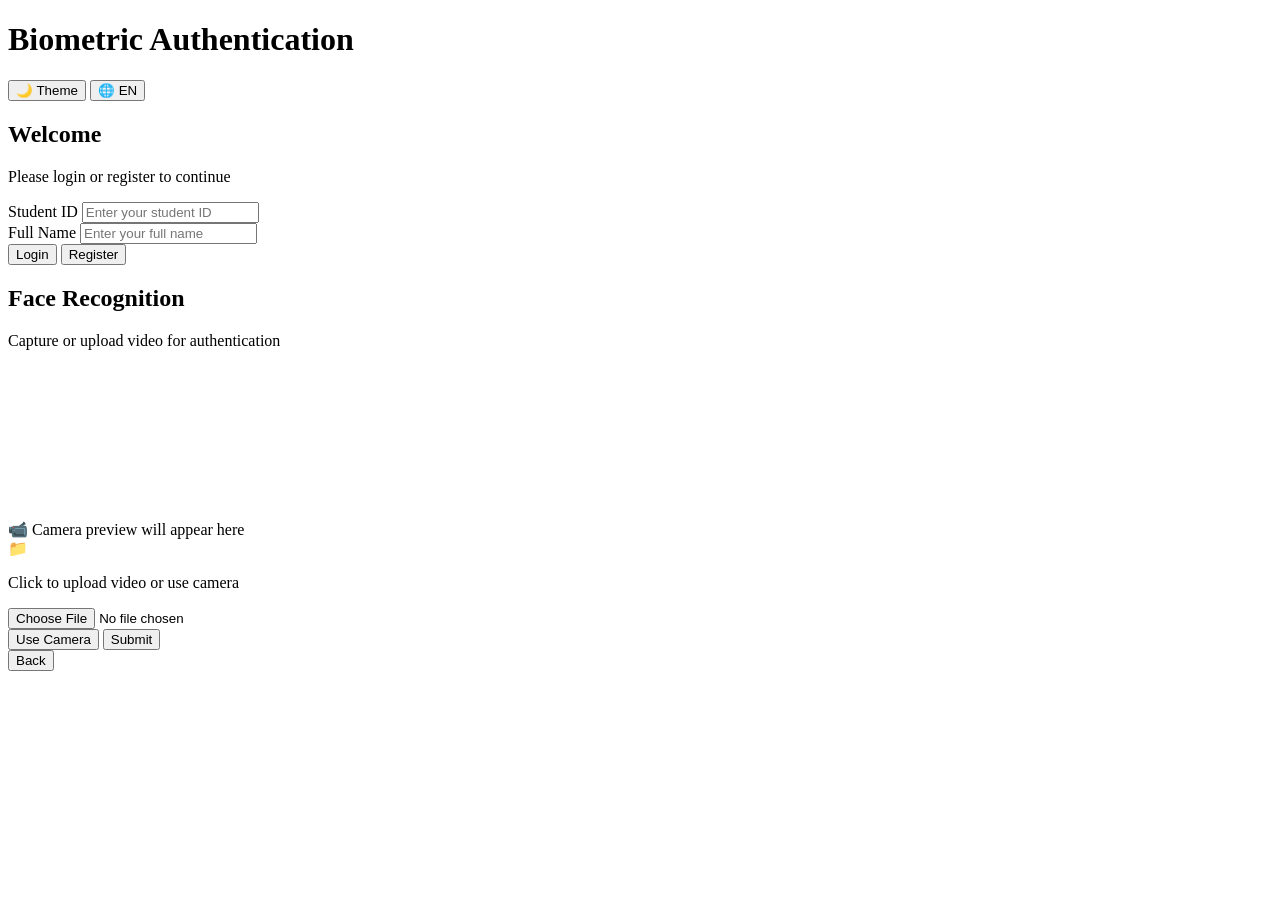
<file: app/index.html>
<!DOCTYPE html>
<html lang="en" dir="ltr">
<head>
    <meta charset="UTF-8">
    <meta name="viewport" content="width=device-width, initial-scale=1.0">
    <title>Biometric Authentication System</title>
</head>
<body>
    <!-- Header with controls -->
    <header class="header">
        <h1 class="header-title" data-i18n="app-title">Biometric Authentication</h1>
        <div class="header-controls">
            <button class="icon-btn" id="theme-toggle">
                <span id="theme-icon">🌙</span>
                <span data-i18n="theme">Theme</span>
            </button>
            <button class="icon-btn" id="lang-toggle">
                <span id="lang-icon">🌐</span>
                <span id="lang-text">EN</span>
            </button>
        </div>
    </header>

    <div class="container">
        <!-- Login/Register Page -->
        <div id="auth-page" class="card">
            <h2 class="card-title" data-i18n="auth-title">Welcome</h2>
            <p class="card-subtitle" data-i18n="auth-subtitle">Please login or register to continue</p>

            <div class="form-group">
                <label class="form-label" data-i18n="student-id">Student ID</label>
                <input type="text" class="form-input" id="student-id" placeholder="Enter your student ID">
            </div>

            <div class="form-group">
                <label class="form-label" data-i18n="full-name">Full Name</label>
                <input type="text" class="form-input" id="full-name" placeholder="Enter your full name">
            </div>

            <div class="btn-group">
                <button class="btn btn-secondary" id="login-btn" data-i18n="login">Login</button>
                <button class="btn btn-primary" id="register-btn" data-i18n="register">Register</button>
            </div>
        </div>

        <!-- Face Recognition Page -->
        <div id="face-page" class="card hidden">
            <h2 class="card-title" data-i18n="face-title">Face Recognition</h2>
            <p class="card-subtitle" data-i18n="face-subtitle">Capture or upload video for authentication</p>

            <div class="video-container">
                <video id="video-preview" class="video-preview" autoplay playsinline muted></video>
                <div id="video-placeholder" class="video-placeholder" data-i18n="video-placeholder">
                    📹 Camera preview will appear here
                </div>
            </div>

            <div class="file-upload" id="file-upload-area">
                <div class="file-upload-icon">📁</div>
                <p data-i18n="upload-text">Click to upload video or use camera</p>
                <input type="file" class="file-input" id="video-file" accept="video/*">
            </div>

            <div class="btn-group">
                <button class="btn btn-secondary" id="camera-btn" data-i18n="use-camera">Use Camera</button>
                <button class="btn btn-primary" id="submit-btn" data-i18n="submit">Submit</button>
            </div>

            <button class="btn btn-secondary mt-1" id="back-btn" data-i18n="back">Back</button>

            <div class="spinner" id="loading-spinner"></div>
            <div class="status-message" id="status-message"></div>
        </div>
    </div>
</body>
</html>
</file>
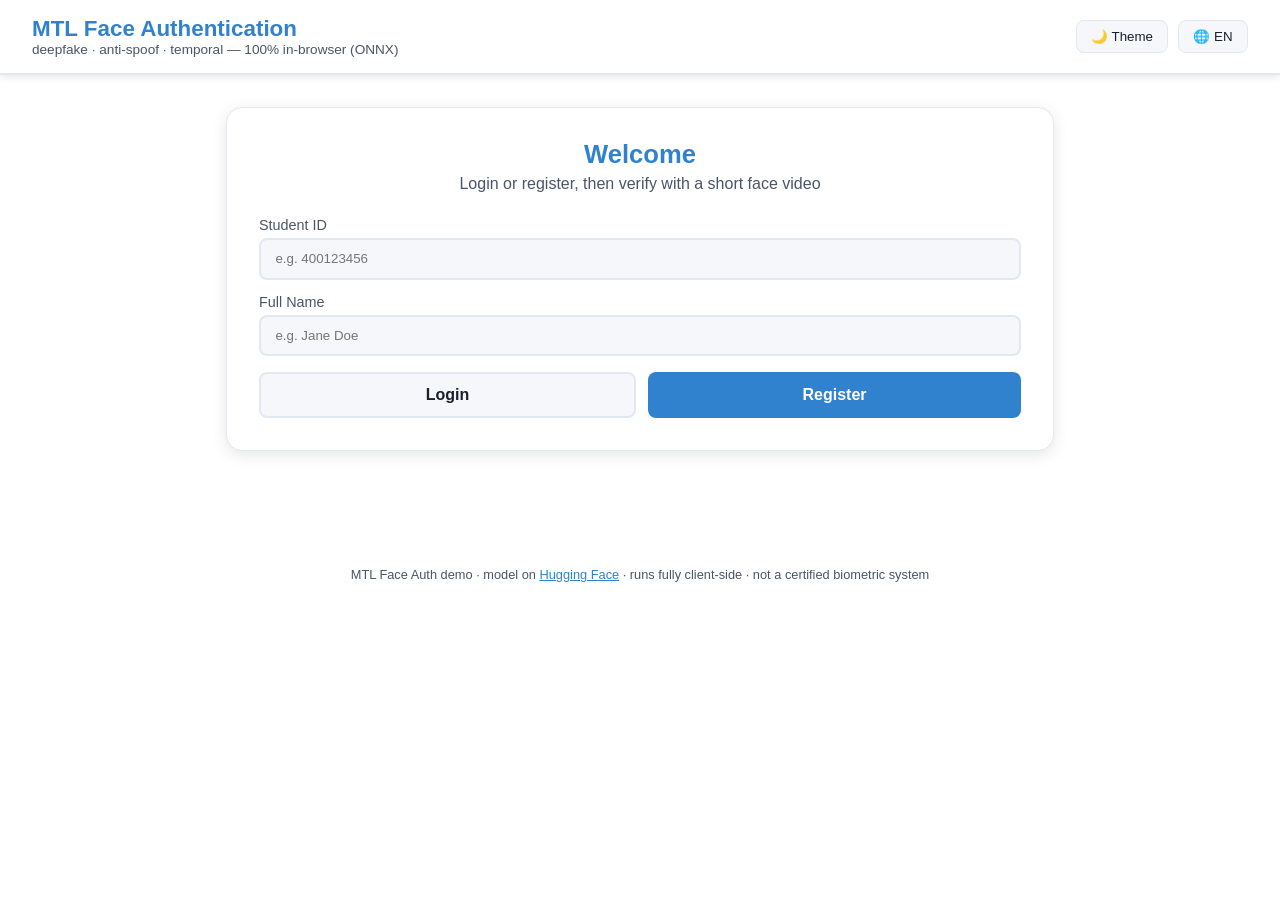
<file: web/index.html>
<!DOCTYPE html>
<html lang="en" dir="ltr">
<head>
<meta charset="UTF-8">
<meta name="viewport" content="width=device-width, initial-scale=1.0">
<title>MTL Face Auth - Deepfake & Spoof Detection (in-browser)</title>
<meta name="description" content="Multi-task EfficientNet-B2 face authentication demo: deepfake + anti-spoof + temporal scoring, running fully in your browser via ONNX Runtime Web.">
<style>
:root{--bg:#fff;--bg2:#f5f7fa;--card:#fff;--tx:#1a202c;--tx2:#4a5568;--ac:#3182ce;--ach:#2c5282;--bd:#e2e8f0;--ok:#38a169;--bad:#e53e3e;--sh:rgba(0,0,0,.1)}
[data-theme=dark]{--bg:#1a202c;--bg2:#2d3748;--card:#2d3748;--tx:#f7fafc;--tx2:#cbd5e0;--ac:#4299e1;--ach:#63b3ed;--bd:#4a5568;--sh:rgba(0,0,0,.3)}
*{margin:0;padding:0;box-sizing:border-box}
body{font-family:'Segoe UI',Tahoma,sans-serif;background:var(--bg);color:var(--tx);min-height:100vh;transition:background .3s,color .3s}
.header{background:var(--card);border-bottom:2px solid var(--bd);padding:1rem 2rem;display:flex;justify-content:space-between;align-items:center;box-shadow:0 2px 8px var(--sh);flex-wrap:wrap;gap:.75rem}
.header-title{font-size:1.4rem;font-weight:700;color:var(--ac)}
.header-sub{font-size:.85rem;color:var(--tx2)}
.header-controls{display:flex;gap:.6rem}
.icon-btn{background:var(--bg2);border:1px solid var(--bd);padding:.5rem .9rem;border-radius:8px;cursor:pointer;color:var(--tx)}
.icon-btn:hover{background:var(--ac);color:#fff}
.container{max-width:860px;margin:2rem auto;padding:0 1rem 3rem}
.card{background:var(--card);border-radius:16px;padding:2rem;box-shadow:0 4px 16px var(--sh);border:1px solid var(--bd);margin-bottom:1.25rem}
.card-title{font-size:1.6rem;color:var(--ac);text-align:center}
.card-subtitle{text-align:center;color:var(--tx2);margin:.4rem 0 1.5rem}
.grid{display:grid;grid-template-columns:1fr 1fr;gap:1.25rem}
@media(max-width:720px){.grid{grid-template-columns:1fr}.card{padding:1.25rem}}
.video-wrap{background:var(--bg2);border:2px solid var(--bd);border-radius:12px;overflow:hidden;min-height:220px;display:flex;align-items:center;justify-content:center}
video{width:100%;max-height:340px;display:block;background:#000}
.placeholder{padding:2rem;color:var(--tx2);text-align:center}
.drop{border:2px dashed var(--bd);border-radius:12px;padding:1.25rem;text-align:center;cursor:pointer;background:var(--bg2);margin-top:1rem}
.drop:hover{border-color:var(--ac)}
.drop input{display:none}
.btn{padding:.75rem 1.25rem;border:none;border-radius:8px;font-size:1rem;cursor:pointer;font-weight:600}
.btn-p{background:var(--ac);color:#fff;width:100%}
.btn-p:hover{background:var(--ach)}
.btn-s{background:var(--bg2);color:var(--tx);border:2px solid var(--bd)}
.btn-s:hover{background:var(--bd)}
.row{display:flex;gap:.75rem;margin-top:1rem;flex-wrap:wrap}
.row .btn{flex:1;min-width:140px}
label.lbl{display:block;margin:.9rem 0 .3rem;color:var(--tx2);font-size:.9rem}
input[type=text]{width:100%;padding:.7rem .9rem;border:2px solid var(--bd);border-radius:8px;background:var(--bg2);color:var(--tx)}
input[type=range]{width:100%}
.val{font-variant-numeric:tabular-nums;color:var(--tx)}
.badge{display:inline-block;padding:.25rem .7rem;border-radius:999px;font-size:.8rem;font-weight:700}
.b-pass{background:var(--ok);color:#fff}.b-block{background:var(--bad);color:#fff}.b-wait{background:var(--bg2);color:var(--tx2);border:1px solid var(--bd)}
table.scores{width:100%;border-collapse:collapse;margin-top:1rem}
table.scores th,table.scores td{padding:.6rem;border-bottom:1px solid var(--bd);text-align:left;font-variant-numeric:tabular-nums}
.bar{height:10px;background:var(--bg2);border-radius:6px;overflow:hidden;margin-top:.3rem}
.bar>i{display:block;height:100%;background:var(--ac)}
.bar>i.flag{background:var(--bad)}
.thumbs{display:grid;grid-template-columns:repeat(8,1fr);gap:4px;margin-top:1rem}
.thumbs img{width:100%;border-radius:6px;border:1px solid var(--bd)}
.note{font-size:.85rem;color:var(--tx2);margin-top:1rem}
.spinner{border:3px solid var(--bd);border-top:3px solid var(--ac);border-radius:50%;width:40px;height:40px;animation:sp 1s linear infinite;margin:1.25rem auto;display:none}
@keyframes sp{to{transform:rotate(360deg)}}
.status{padding:1rem;border-radius:8px;margin-top:1rem;text-align:center;display:none;font-weight:600}
.status.ok{display:block;background:var(--ok);color:#fff}
.status.err{display:block;background:var(--bad);color:#fff}
.status.info{display:block;background:var(--bg2);color:var(--tx);border:1px solid var(--bd)}
.hidden{display:none!important}
footer{text-align:center;color:var(--tx2);font-size:.8rem;padding:1rem}
footer a{color:var(--ac)}
</style>
</head>
<body>
<header class="header">
<div><div class="header-title" data-i18n="app-title">MTL Face Authentication</div>
<div class="header-sub">deepfake &middot; anti-spoof &middot; temporal &mdash; 100% in-browser (ONNX)</div></div>
<div class="header-controls">
<button class="icon-btn" id="theme-toggle">🌙 <span data-i18n="theme">Theme</span></button>
<button class="icon-btn" id="lang-toggle">🌐 <span id="lang-text">EN</span></button>
</div>
</header>
<div class="container">
<div class="card" id="auth-card">
<h2 class="card-title" data-i18n="auth-title">Welcome</h2>
<p class="card-subtitle" data-i18n="auth-subtitle">Login or register, then verify with a short face video</p>
<label class="lbl" data-i18n="student-id">Student ID</label>
<input type="text" id="student-id" placeholder="e.g. 400123456">
<label class="lbl" data-i18n="full-name">Full Name</label>
<input type="text" id="full-name" placeholder="e.g. Jane Doe">
<div class="row">
<button class="btn btn-s" id="login-btn" data-i18n="login">Login</button>
<button class="btn btn-p" id="register-btn" data-i18n="register">Register</button>
</div>
</div>
<div class="card hidden" id="face-card">
<h2 class="card-title" data-i18n="face-title">Face Verification</h2>
<p class="card-subtitle"><span data-i18n="face-subtitle">Record or upload a video, then run the model on your device</span><br><span class="badge b-wait" id="model-badge">model: not loaded</span></p>
<div class="grid">
<div>
<div class="video-wrap"><video id="video" playsinline muted controls></video></div>
<div class="drop" id="drop">📁 <span data-i18n="upload-text">Drop / click to choose a video</span><input type="file" id="file" accept="video/*"></div>
<div class="row">
<button class="btn btn-s" id="cam-btn" data-i18n="use-camera">Use Camera</button>
<button class="btn btn-s" id="stop-btn" data-i18n="stop">Stop</button>
</div>
</div>
<div>
<label class="lbl">Model source</label>
<div class="row" style="margin-top:0">
<button class="btn btn-s" id="load-hf">⬇ Load from Hugging Face</button>
<button class="btn btn-s" id="load-local">📂 Load local .onnx</button>
<input type="file" id="onnx-file" accept=".onnx" class="hidden">
</div>
<label class="lbl">Deepfake threshold <span class="val" id="v-df">0.60</span></label>
<input type="range" id="t-df" min="0.05" max="0.95" step="0.05" value="0.6">
<label class="lbl">Spoof threshold <span class="val" id="v-sp">0.60</span></label>
<input type="range" id="t-sp" min="0.05" max="0.95" step="0.05" value="0.6">
<label class="lbl">Temporal threshold <span class="val" id="v-tp">0.80</span></label>
<input type="range" id="t-tp" min="0.05" max="0.95" step="0.05" value="0.8">
<div class="row"><button class="btn btn-p" id="run-btn">🔍 Run model on this device</button></div>
<button class="btn btn-s" id="back-btn" style="width:100%;margin-top:.6rem" data-i18n="back">Back</button>
</div>
</div>
<div class="spinner" id="spin"></div>
<div class="status" id="status"></div>
<div id="result" class="hidden">
<h3 style="margin-top:1rem">Result <span id="verdict"></span></h3>
<table class="scores"><thead><tr><th>Head</th><th>Score</th><th>Threshold</th><th>Verdict</th></tr></thead>
<tbody id="rows"></tbody></table>
<div class="thumbs" id="thumbs"></div>
<p class="note" id="rnote"></p>
</div>
<p class="note">Privacy: video never leaves your machine — inference runs locally with ONNX Runtime Web (WASM). First run downloads the model (~40&nbsp;MB) plus the ONNX Runtime WASM (~10&nbsp;MB) and may take a minute. Face box uses the built-in Shape Detection API when available, otherwise a padded center crop.</p>
</div>
</div>
<footer>MTL Face Auth demo · model on <a href="https://huggingface.co/shahriarhd/mtl-face-auth">Hugging Face</a> · runs fully client-side · not a certified biometric system</footer>
<script src="config.js"></script>
<script src="mtl-onnx.js"></script>
<script>
(function(){
'use strict';
const $=id=>document.getElementById(id);
const ui={v:$('video'),file:$('file'),drop:$('drop'),run:$('run-btn'),spin:$('spin'),status:$('status'),result:$('result'),rows:$('rows'),thumbs:$('thumbs'),rnote:$('rnote'),verdict:$('verdict'),badge:$('model-badge')};
let stream=null,mode=null,recorder=null,chunks=[];
const I18N={en:{'app-title':'MTL Face Authentication','theme':'Theme','auth-title':'Welcome','auth-subtitle':'Login or register, then verify with a short face video','student-id':'Student ID','full-name':'Full Name','login':'Login','register':'Register','face-title':'Face Verification','face-subtitle':'Record or upload a video, then run the model on your device','upload-text':'Drop / click to choose a video','use-camera':'Use Camera','stop':'Stop','back':'Back','e-sid':'Please enter student ID','e-name':'Please enter full name for registration','e-video':'Please provide a video first','e-model':'Load the model first (Hugging Face or local .onnx)'},
fa:{'app-title':'احراز هویت چندوظیفه‌ای چهره','theme':'تم','auth-title':'خوش آمدید','auth-subtitle':'وارد شوید یا ثبت‌نام کنید، سپس با ویدیوی کوتاه تأیید کنید','student-id':'کد دانشجویی','full-name':'نام کامل','login':'ورود','register':'ثبت‌نام','face-title':'تأیید چهره','face-subtitle':'ویدیو ضبط یا آپلود کنید، سپس مدل را روی همین دستگاه اجرا کنید','upload-text':'برای انتخاب ویدیو کلیک کنید','use-camera':'استفاده از دوربین','stop':'توقف','back':'بازگشت','e-sid':'لطفا کد دانشجویی را وارد کنید','e-name':'لطفا نام کامل را وارد کنید','e-video':'ابتدا یک ویدیو بدهید','e-model':'ابتدا مدل را بارگذاری کنید'}};
let lang=localStorage.getItem('lang')||'en';
function t(k){return (I18N[lang]&&I18N[lang][k])||I18N.en[k]||k;}
function applyI18n(){document.querySelectorAll('[data-i18n]').forEach(el=>{el.textContent=t(el.dataset.i18n);});document.documentElement.dir=lang==='fa'?'rtl':'ltr';$('lang-text').textContent=lang==='fa'?'FA':'EN';}
function themeInit(){const th=localStorage.getItem('theme')||'light';document.documentElement.dataset.theme=th;$('theme-toggle').firstChild.textContent=th==='dark'?'☀️ ':'🌙 ';}
function say(msg,cls){ui.status.textContent=msg;ui.status.className='status '+cls;}
function busy(b){ui.spin.style.display=b?'block':'none';ui.run.disabled=b;}
function setBadge(ok,txt){ui.badge.textContent='model: '+txt;ui.badge.className='badge '+(ok?'b-pass':'b-wait');}
$('theme-toggle').onclick=()=>{const n=(document.documentElement.dataset.theme==='dark')?'light':'dark';document.documentElement.dataset.theme=n;localStorage.setItem('theme',n);themeInit();};
$('lang-toggle').onclick=()=>{lang=lang==='en'?'fa':'en';localStorage.setItem('lang',lang);applyI18n();};
function needAuth(m){const sid=$('student-id').value.trim();if(!sid){say(t('e-sid'),'err');return null;}if(m==='register'&&!$('full-name').value.trim()){say(t('e-name'),'err');return null;}mode=m;$('auth-card').classList.add('hidden');$('face-card').classList.remove('hidden');say('','info');ui.status.style.display='none';return sid;}
$('login-btn').onclick=()=>needAuth('login');
$('register-btn').onclick=()=>needAuth('register');
$('back-btn').onclick=()=>{stopCam();$('face-card').classList.add('hidden');$('auth-card').classList.remove('hidden');};
ui.drop.onclick=()=>ui.file.click();
ui.file.onchange=()=>{const f=ui.file.files[0];if(!f)return;stopCam();ui.v.srcObject=null;ui.v.src=URL.createObjectURL(f);ui.v.controls=true;say(f.name+' ready','info');};
$('cam-btn').onclick=async()=>{try{stopCam();stream=await navigator.mediaDevices.getUserMedia({video:{width:{ideal:640},height:{ideal:480},facingMode:'user'},audio:false});ui.v.srcObject=stream;ui.v.controls=false;await ui.v.play();chunks=[];recorder=new MediaRecorder(stream);recorder.ondataavailable=e=>{if(e.data.size)chunks.push(e.data);};recorder.start();say('recording... press Stop, then Run model','info');}catch(e){say('camera unavailable: '+e.message,'err');}};
$('stop-btn').onclick=()=>{if(recorder&&recorder.state!=='inactive'){recorder.stop();recorder.onstop=()=>{const b=new Blob(chunks,{type:'video/webm'});ui.v.srcObject=null;ui.v.src=URL.createObjectURL(b);ui.v.controls=true;stopCam(true);say('clip ready ('+(b.size/1024).toFixed(0)+' KB)','info');};}else stopCam();};
function stopCam(keep){if(stream){stream.getTracks().forEach(x=>x.stop());stream=null;}if(!keep&&ui.v.srcObject)ui.v.srcObject=null;}
[['t-df','v-df'],['t-sp','v-sp'],['t-tp','v-tp']].forEach(([a,b])=>{$(a).oninput=()=>{$(b).textContent=Number($(a).value).toFixed(2);};});
$('load-hf').onclick=async()=>{busy(true);say('downloading model from Hugging Face...','info');try{await MTL_ONNX.loadDefaultModel();const s=MTL_ONNX.modelStatus();setBadge(true,'loaded ('+s.source.split('/').pop()+')');say('model ready — now press Run model','ok');}catch(e){setBadge(false,'load failed');say('load failed: '+e.message+' — check web/config.js hfRepo, or use a local .onnx','err');}busy(false);};
$('load-local').onclick=()=>$('onnx-file').click();
$('onnx-file').onchange=async()=>{const f=$('onnx-file').files[0];if(!f)return;busy(true);try{await MTL_ONNX.loadLocalModel(f);setBadge(true,'loaded ('+f.name+')');say('model ready','ok');}catch(e){say('load failed: '+e.message,'err');}busy(false);};
ui.run.onclick=async()=>{
if(!MTL_ONNX.modelStatus().loaded){say(t('e-model'),'err');return;}
if(!ui.v.src&&!ui.v.srcObject){say(t('e-video'),'err');return;}
busy(true);ui.result.classList.add('hidden');
try{
await ui.v.play().catch(()=>{});ui.v.pause();
const th={deepfake:+$('t-df').value,spoof:+$('t-sp').value,temporal:+$('t-tp').value};
MTL_ONNX.MTL_CONFIG_THRESH=th;
const r=await MTL_ONNX.scoreVideoElement(ui.v,(m)=>say(m+'...','info'));
const names={deepfake:'Deepfake',spoof:'Spoof',temporal:'Temporal'};
ui.rows.innerHTML='';
for(const k of ['deepfake','spoof','temporal']){
const fl=r.flags[k];const tr=document.createElement('tr');
tr.innerHTML='<td>'+names[k]+'</td><td><b>'+r.scores[k].toFixed(4)+'</b><div class="bar"><i class="'+(fl?'flag':'')+'" style="width:'+(r.scores[k]*100).toFixed(1)+'%">'+'</i></div></td><td>'+th[k].toFixed(2)+'</td><td>'+(fl?'🚨 FLAGGED':'✅ OK')+'</td>';
ui.rows.appendChild(tr);}
ui.verdict.innerHTML=r.blocked?'<span class="badge b-block">BLOCKED ⛔</span>':'<span class="badge b-pass">PASS ✅</span>';
ui.thumbs.innerHTML='';r.thumbs.forEach(s=>{const im=document.createElement('img');im.src=s;ui.thumbs.appendChild(im);});
ui.rnote.textContent=(r.faceFound?'Face-region crop used. ':'Center crop used (no face detector hit). ')+'Scores are raw operating-point outputs, not calibrated probabilities.';
ui.result.classList.remove('hidden');
say(r.blocked?'verdict: BLOCKED':'verdict: PASS',r.blocked?'err':'ok');
}catch(e){console.error(e);say('inference failed: '+e.message,'err');}
busy(false);};
themeInit();applyI18n();
if((window.MTL_CONFIG||{}).hfRepo&&!window.MTL_CONFIG.hfRepo.includes('YOUR_USERNAME')){setBadge(false,'not loaded — press Load from Hugging Face');}else{setBadge(false,'set web/config.js hfRepo first');}
})();
</script>
</body>
</html>
</file>
